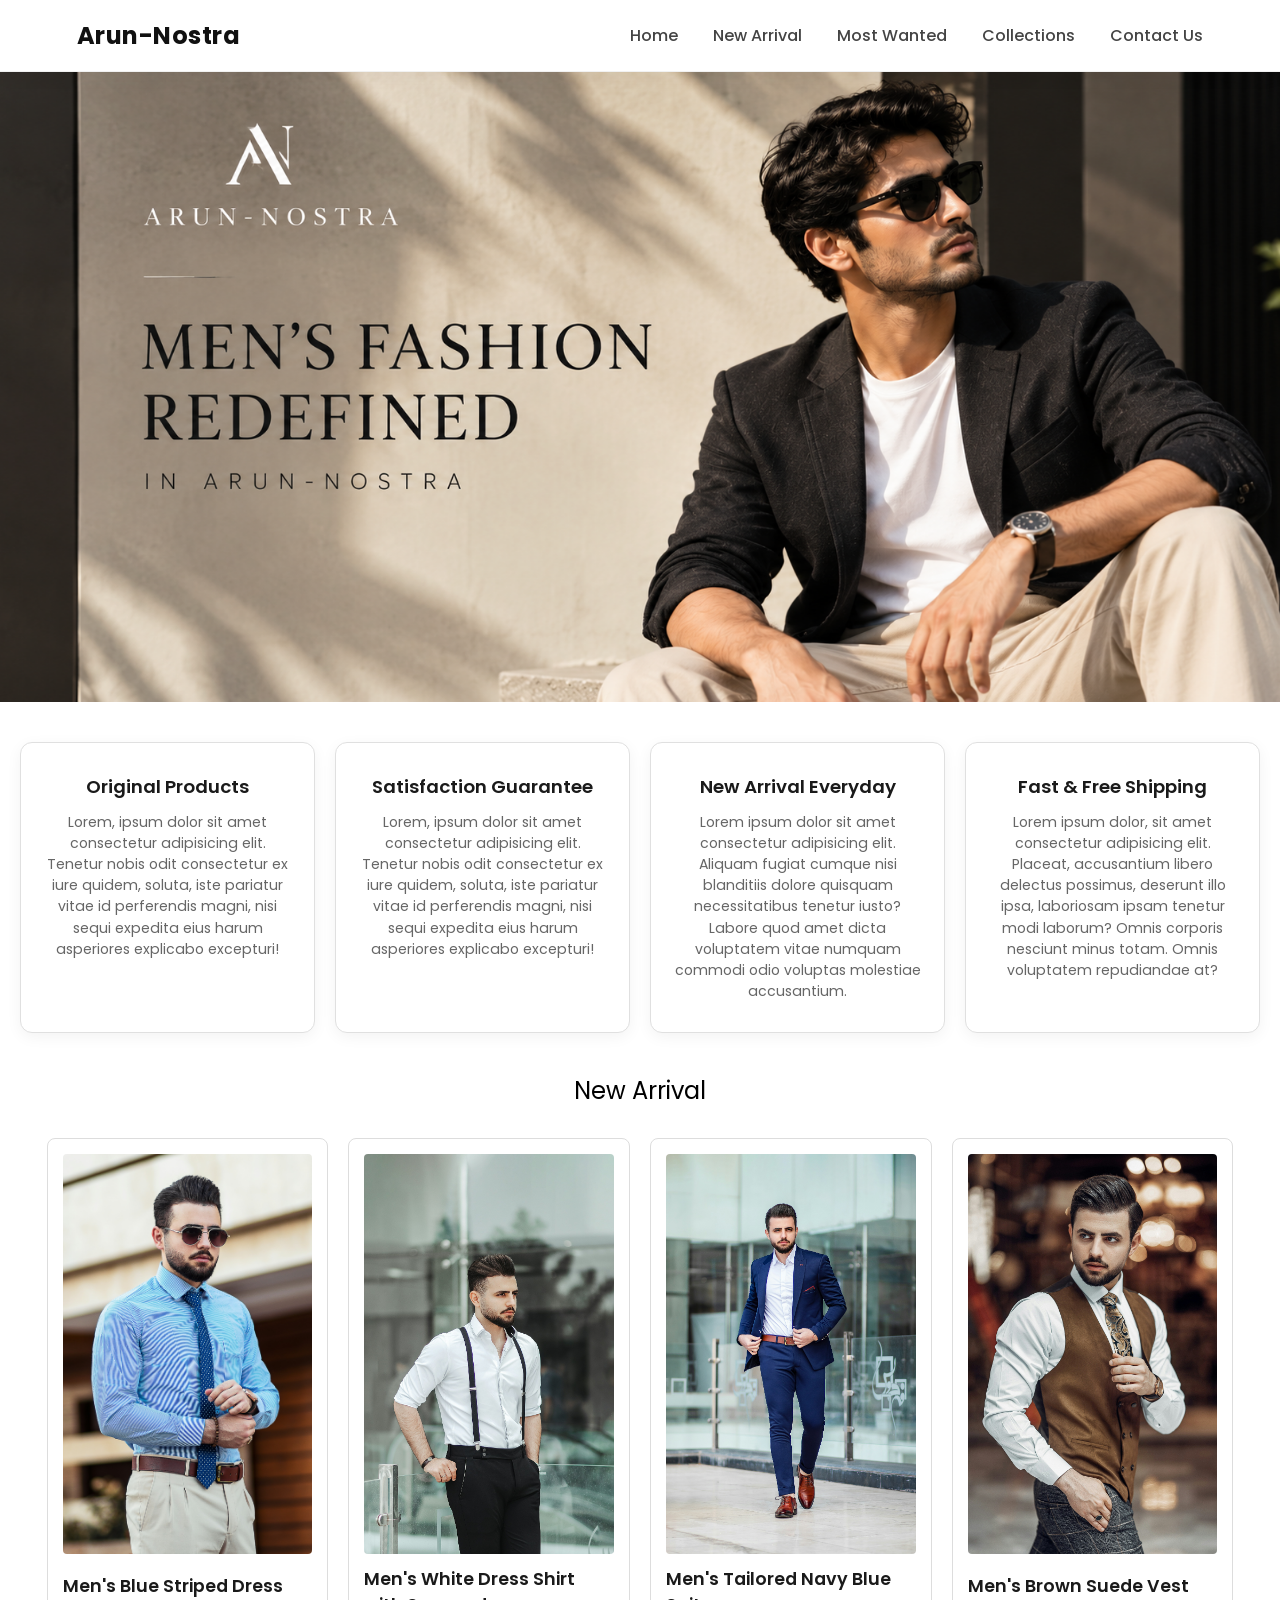
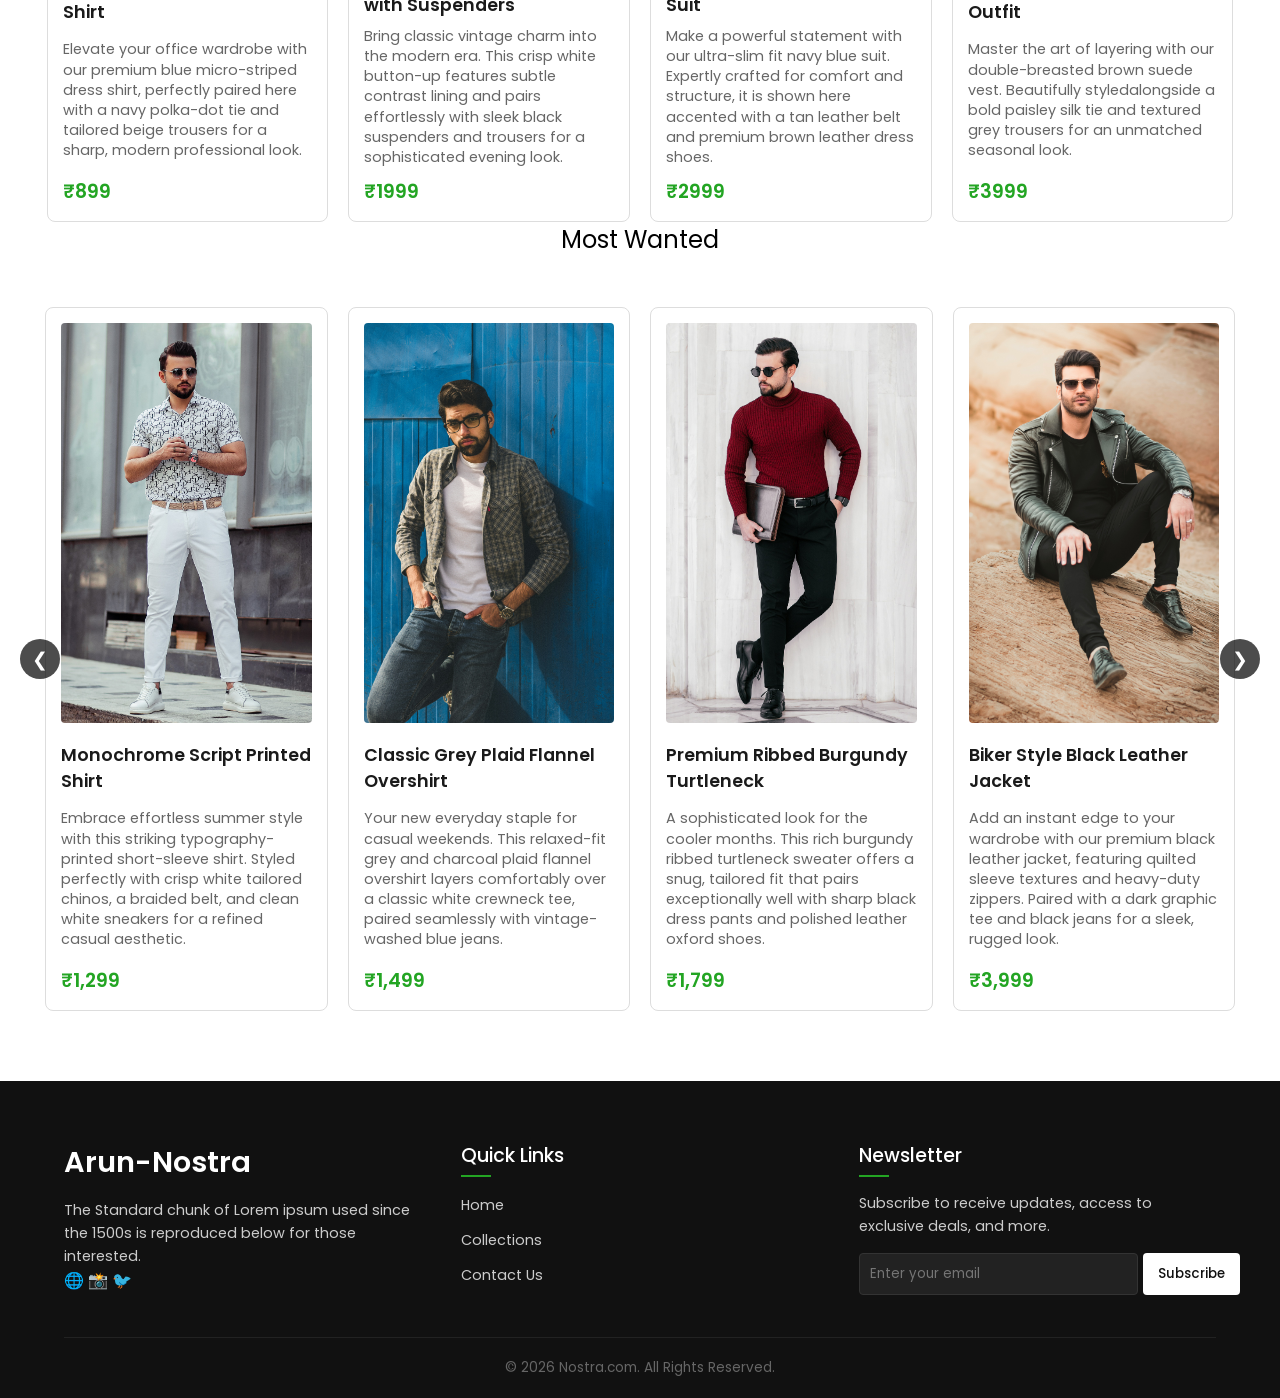
<file: index.html>
<!DOCTYPE html>
<html lang="en">

<head>
    <meta charset="UTF-8">
    <meta name="viewport" content="width=device-width, initial-scale=1.0">
    <title>Arun-Nostra-E-commerce Website</title>
    <link rel="preconnect" href="https://fonts.googleapis.com">
    <link rel="preconnect" href="https://fonts.gstatic.com" crossorigin>
    <link href="https://fonts.googleapis.com/css2?family=Poppins:ital,wght@400;1&display=swap" rel="stylesheet">
    <link rel="stylesheet" href="style.css">
</head>

<body>
    <nav class="navbar">
        <h1>Arun-Nostra</h1>
        <div class="menu-toggle">
            <span>☰</span>
        </div>
        <ul class="nav-links">
            <li><a href="index.html">Home</a></li>
            <li><a href="#new-arrival">New Arrival</a></li>
            <li><a href="#most-wanted">Most Wanted</a></li>
            <li><a href="collections.html">Collections</a></li>
            <li><a href="contact.html">Contact Us</a></li>

        </ul>
    </nav>
    <main>
        <section class="hero">
            <img src="./images/banner img/b1.png"alt="Summer Collection Banner" class="hero-bg-img desktop-banner">
             <img src="./images/banner img/b2.png"alt="Summer Collection Banner" class="hero-bg-img mobile-banner">
            <a href="collections.html" class="hero-btn">Shop Now</a>
        </section>

        <section class="features">
            <div class="features-box">
                <h3>Original Products</h3>
                <p>Lorem, ipsum dolor sit amet consectetur adipisicing elit. Tenetur nobis odit consectetur ex iure
                    quidem, soluta, iste pariatur vitae id perferendis magni, nisi sequi expedita eius harum asperiores
                    explicabo excepturi!</p>
            </div>
            <div class="features-box">
                <h3>Satisfaction Guarantee</h3>
                <p>Lorem, ipsum dolor sit amet consectetur adipisicing elit. Tenetur nobis odit consectetur ex iure
                    quidem, soluta, iste pariatur vitae id perferendis magni, nisi sequi expedita eius harum
                    asperiores explicabo excepturi!</p>
            </div>
            <div class="features-box">
                <h3>New Arrival Everyday</h3>
                <p>Lorem ipsum dolor sit amet consectetur adipisicing elit. Aliquam fugiat cumque nisi blanditiis dolore
                    quisquam necessitatibus tenetur iusto? Labore quod amet dicta voluptatem vitae numquam commodi odio
                    voluptas molestiae accusantium.</p>
            </div>
            <div class="features-box">
                <h3>Fast & Free Shipping</h3>
                <p>Lorem ipsum dolor, sit amet consectetur adipisicing elit. Placeat, accusantium libero delectus
                    possimus, deserunt illo ipsa, laboriosam ipsam tenetur modi laborum? Omnis corporis nesciunt minus
                    totam. Omnis voluptatem repudiandae at?</p>
            </div>

        </section>

        <section id="new-arrival" class="product-section">

            <h2>New Arrival</h2>

            <div class="product-container">
                <div class="product-card">
                    <img src="./images/New arrival/na1.jpg" alt="Men's Blue Striped Dress Shirt" width="400">
                    <h3>Men's Blue Striped Dress Shirt</h3>
                    <p>Elevate your office wardrobe with our premium blue micro-striped dress shirt, perfectly paired
                        here with a navy polka-dot tie and tailored beige trousers for a sharp, modern professional
                        look.</p>
                    <p class="price">₹899</p>
                </div>

                <div class="product-card">
                    <img src="./images/New arrival/na2.jpg" alt="Men's White Dress Shirt with Suspenders">
                    <h3>Men's White Dress Shirt with Suspenders</h3>
                    <p>Bring classic vintage charm into the modern era. This crisp white button-up features subtle
                        contrast lining and pairs effortlessly with sleek black suspenders and trousers for a
                        sophisticated evening look.</p>
                    <p class="price">₹1999</p>
                </div>
                <div class="product-card">
                    <img src="./images/New arrival/na3.jpg" alt="Men's Tailored Navy Blue Suit">
                    <h3>Men's Tailored Navy Blue Suit</h3>
                    <p> Make a powerful statement with our ultra-slim fit navy blue suit. Expertly crafted for comfort
                        and structure, it is shown here accented with a tan leather belt and premium brown leather dress
                        shoes.</p>
                    <p class="price">₹2999</p>
                </div>
                <div class="product-card">
                    <img src="./images/New arrival/na4.jpg" alt="Men's Brown Suede Vest Outfit">
                    <h3>Men's Brown Suede Vest Outfit</h3>
                    <p> Master the art of layering with our double-breasted brown suede vest. Beautifully styledalongside a bold paisley silk tie and textured grey trousers for an unmatched seasonal look.</p>
                    <p class="price">₹3999</p>
                </div>
            </div>


        </section>

<section id="most-wanted" class="product-section">

            <h2>Most Wanted</h2>
            <div class="slider-wrapper">

        <button class="slide-arrow" id="slide-arrow-left">❮</button>
     
        <button class="slide-arrow" id="slide-arrow-right">❯</button>

            <div class="product-container" id="most-wanted-container">
                <!-- Card 1 -->
                <div class="product-card">
                    <img src="./images/mostwanted/m1.jpg" alt="Men's Sleek Monochrome Suit Set" width="400">
                    <h3>Men's Sleek Monochrome Suit Set</h3>
                    <p>Command the room in this ultra-sharp monochrome ensemble. Featuring a tailored black blazer,
                        matching slim-fit trousers, and a crisp black button-down shirt finished with a contrasting
                        pocket square for absolute sophistication.</p>
                    <p class="price">₹4,499</p>
                </div>

                <!-- Card 2 -->
                <div class="product-card">
                    <img src="./images/mostwanted/m2.jpg" alt="Men's Urban Tan Casual Jacket" width="400">
                    <h3>Men's Urban Tan Casual Jacket</h3>
                    <p>Master casual layering with this modern streetwear look. The smooth tan lightweight shirt jacket
                        pairs effortlessly over a deep navy button-up and slim blue denim, grounded with premium brown
                        suede Chelsea boots.</p>
                    <p class="price">₹2,199</p>
                </div>

                <!-- Card 3 -->
                <div class="product-card">
                    <img src="./images/mostwanted/m3.jpg" alt="Monochrome Script Printed Shirt" width="400">
                    <h3>Monochrome Script Printed Shirt</h3>
                    <p>Embrace effortless summer style with this striking typography-printed short-sleeve shirt. Styled
                        perfectly with crisp white tailored chinos, a braided belt, and clean white sneakers for a
                        refined casual aesthetic.</p>
                    <p class="price">₹1,299</p>
                </div>

                <!-- Card 4 -->
                <div class="product-card">
                  <img src="./images/mostwanted/m4.jpg" alt="Classic Grey Plaid Flannel Overshirt" width="400">
                    <h3>Classic Grey Plaid Flannel Overshirt</h3>
                    <p>Your new everyday staple for casual weekends. This relaxed-fit grey and charcoal plaid flannel
                        overshirt layers comfortably over a classic white crewneck tee, paired seamlessly with
                        vintage-washed blue jeans.</p>
                    <p class="price">₹1,499</p>
                </div>

                <div class="product-card">
                  <img src="./images/mostwanted/m5.jpg" alt="Classic Grey Plaid Flannel Overshirt" width="400">
                    <h3>Premium Ribbed Burgundy Turtleneck</h3>
                    <p>A sophisticated look for the cooler months. This rich burgundy ribbed turtleneck sweater offers a
                        snug, tailored fit that pairs exceptionally well with sharp black dress pants and polished
                        leather oxford shoes.</p>
                    <p class="price">₹1,799</p>
                </div>

                <div class="product-card">
                  <img src="./images/mostwanted/m6.jpg" alt="Classic Grey Plaid Flannel Overshirt" width="400">
                    <h3>Biker Style Black Leather Jacket</h3>
                    <p>Add an instant edge to your wardrobe with our premium black leather jacket, featuring quilted
                        sleeve textures and heavy-duty zippers. Paired with a dark graphic tee and black jeans for a
                        sleek, rugged look.</p>
                    <p class="price">₹3,999</p>
                </div>

                <div class="product-card">
                  <img src="./images/mostwanted/m7.jpg" alt="Classic Grey Plaid Flannel Overshirt" width="400">
                    <h3>Vintage Mustard Corduroy Shirt</h3>
                    <p>Infuse rich texture into your casual wear. This short-sleeve corduroy button-up shirt in a warm
                        mustard hue features dual chest pockets, worn open over a white tee and paired with relaxed
                        beige trousers.</p>
                    <p class="price">₹1,399</p>
                </div>

                <div class="product-card">
                  <img src="./images/mostwanted/m8.jpg" alt="Classic Grey Plaid Flannel Overshirt" width="400">
                    <h3>Executive Tailored Black Blazer</h3>
                    <p>The ultimate evening essentials kit. A structured black formal suit jacket cut in a modern slim
                        profile, layered over a pristine white dress shirt and accented with subtle red contrast
                        stitching details on the lapel buttonhole.</p>
                    <p class="price">₹4,299</p>
                </div>
            </div>

</section>



       
    </main>

    <footer>
        <div class="footer-container">
           
            <div class="footer-row">
                <h2>Arun-Nostra</h2>
                <p>The Standard chunk of Lorem ipsum used since the 1500s is reproduced below for those interested.</p>
                <div class="footer-socials">
                    <span>🌐</span> <span>📸</span> <span>🐦</span>
                </div>
            </div>

            <div class="footer-row">
                <h3>Quick Links</h3>
                <ul>
                    <li><a href="index.html">Home</a></li>
                    <li><a href="collections.html">Collections</a></li>
                    <li><a href="contact.html">Contact Us</a></li>
                </ul>
            </div>

            <div class="footer-row">
                <h3>Newsletter</h3>
                <p>Subscribe to receive updates, access to exclusive deals, and more.</p>
                <div class="footer-subscribe">
                    <input type="email" placeholder="Enter your email">
                    <button>Subscribe</button>
                </div>
            </div>
        </div>
        
        <div class="footer-bottom">
            <p>&copy; 2026 Nostra.com. All Rights Reserved.</p>
        </div>
    </footer>
    <script src="script.js"></script>
</body>

</html>
</file>
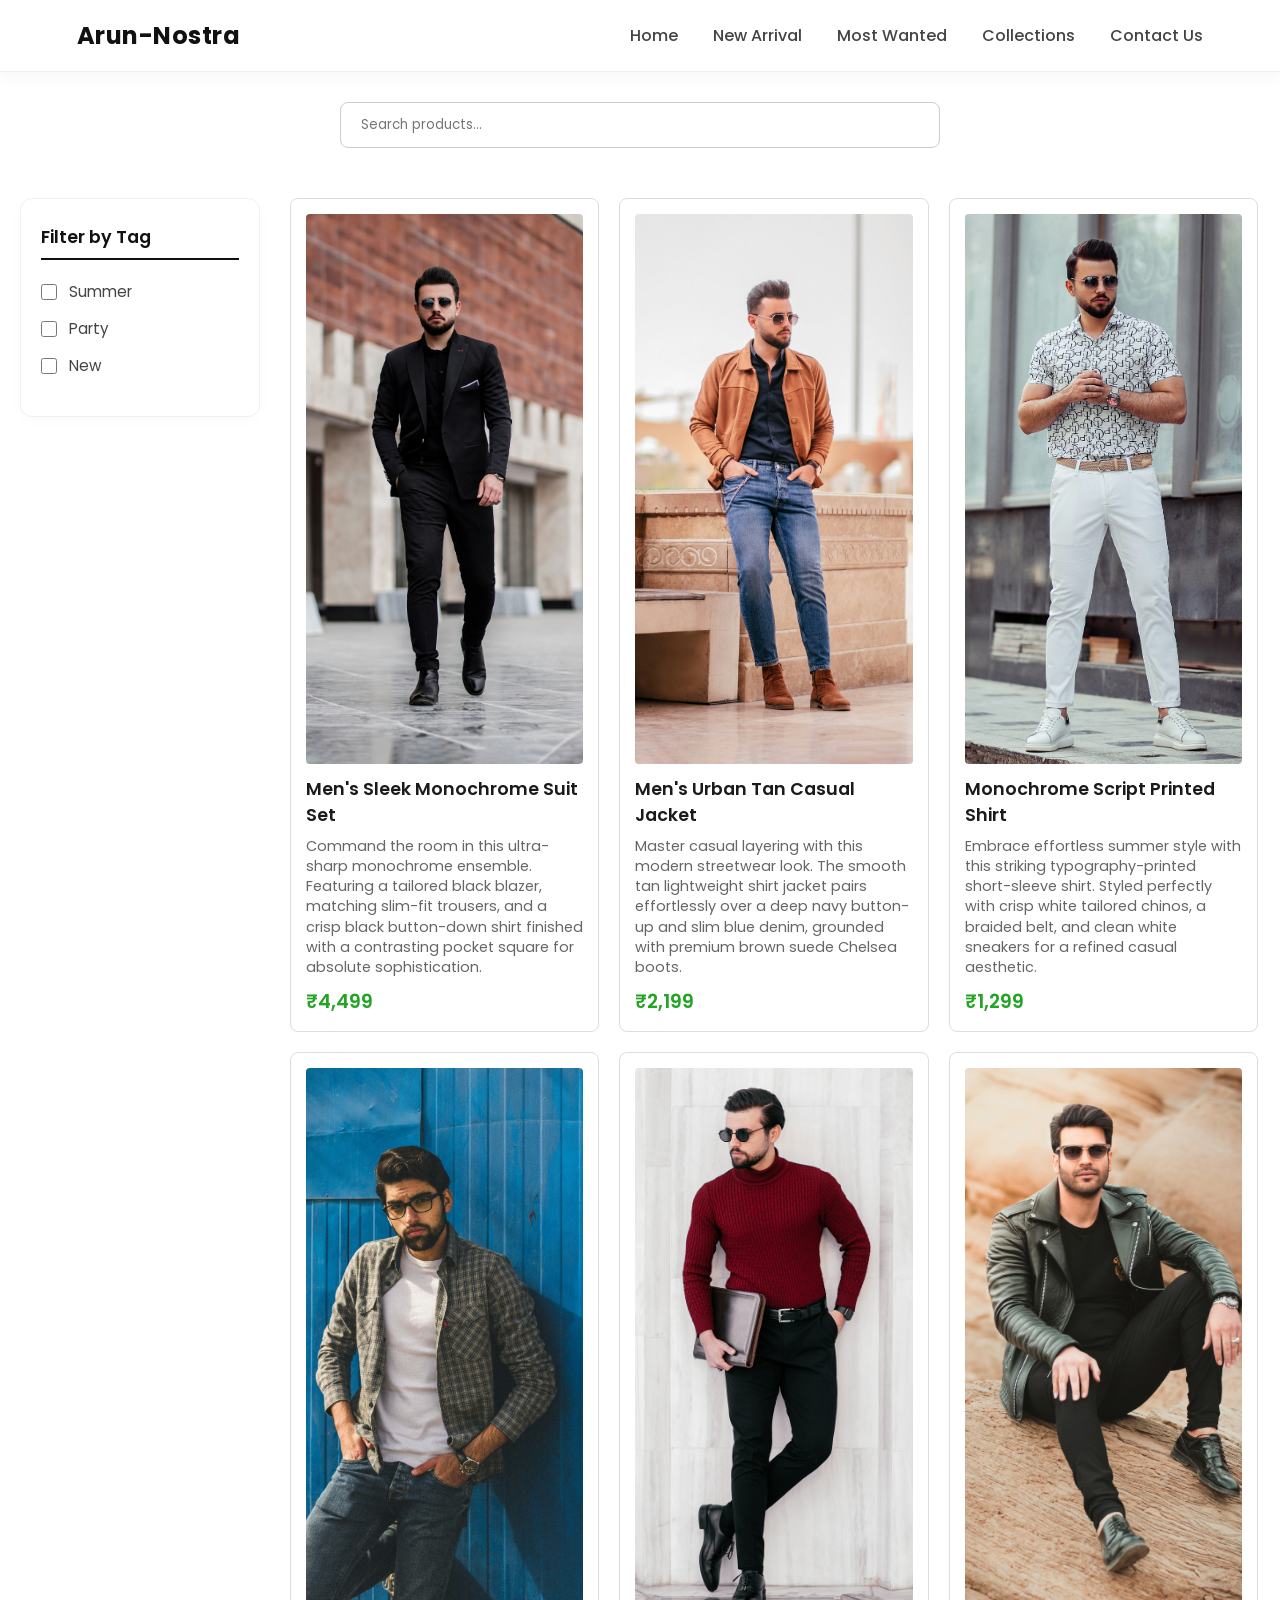
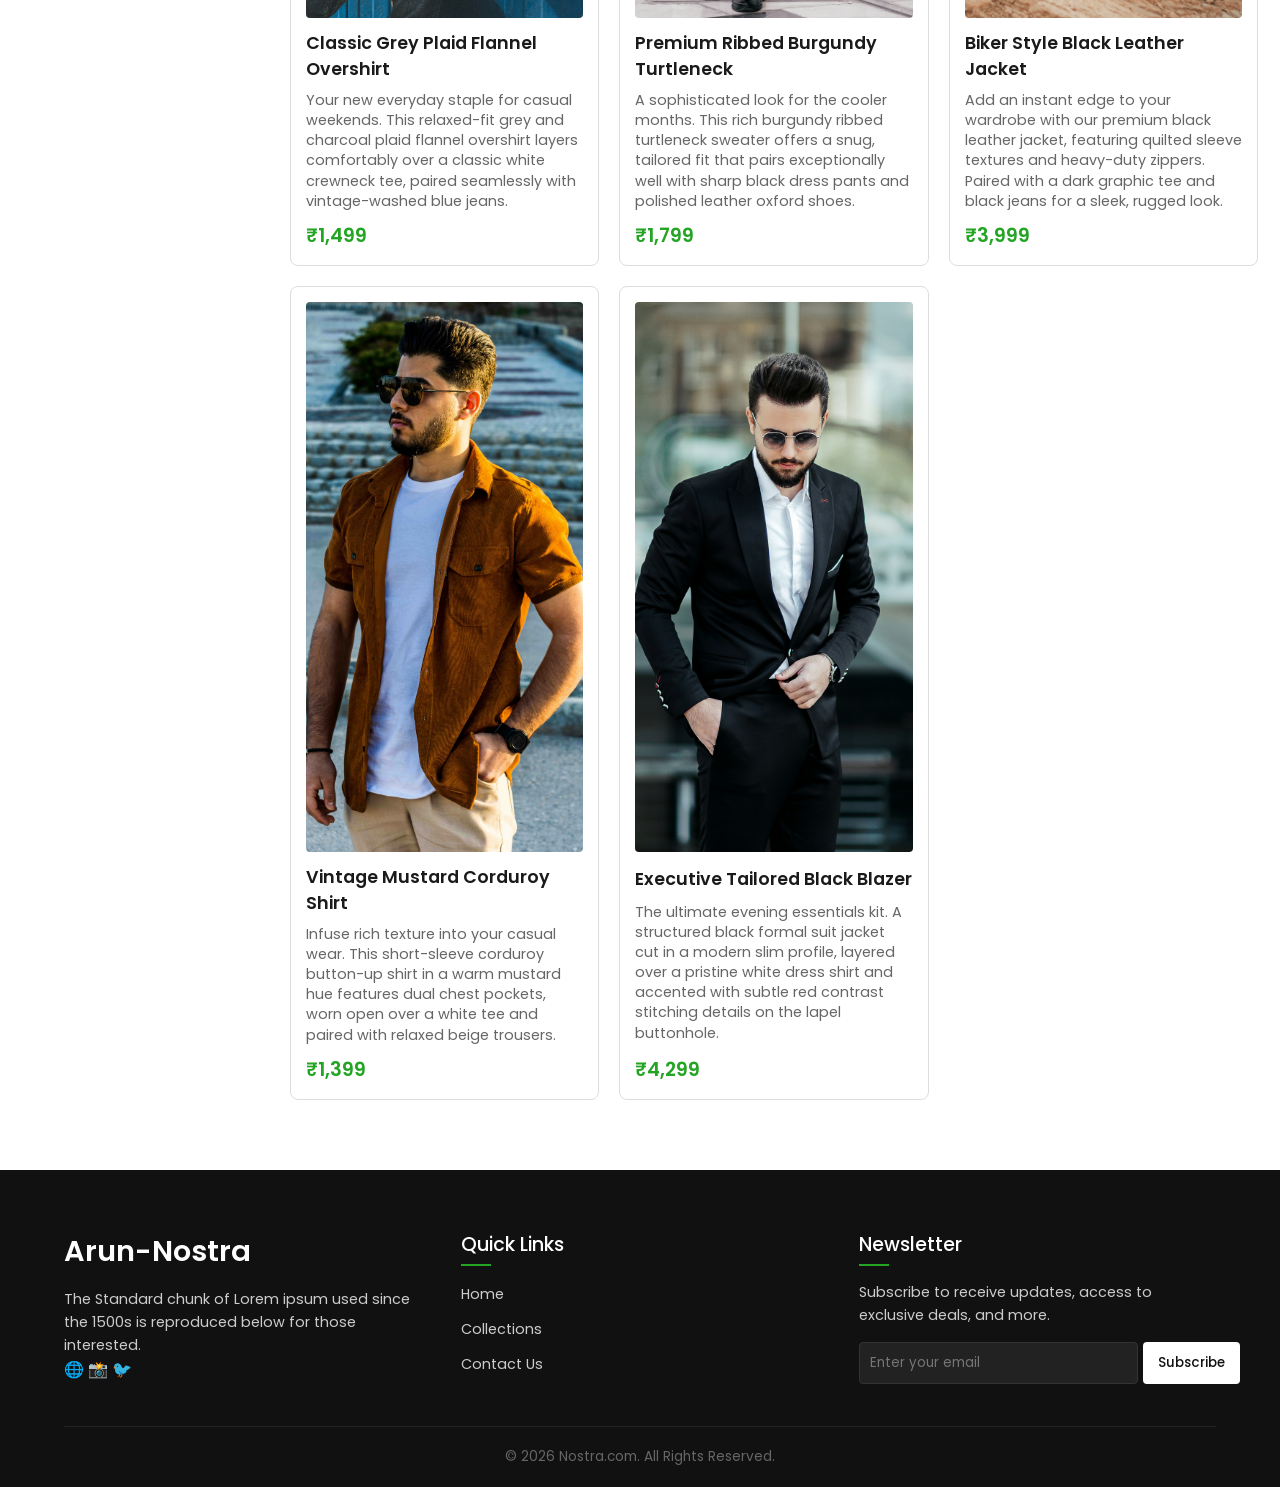
<file: collections.html>
<!DOCTYPE html>
<html lang="en">

<head>
    <meta charset="UTF-8">
    <meta name="viewport" content="width=device-width, initial-scale=1.0">
    <title>Arun-Nostra-E-commerce Website</title>
    <link rel="preconnect" href="https://fonts.googleapis.com">
    <link rel="preconnect" href="https://fonts.gstatic.com" crossorigin>
    <link href="https://fonts.googleapis.com/css2?family=Poppins:ital,wght@400;1&display=swap" rel="stylesheet">
    <link rel="stylesheet" href="style.css">
</head>

<body>
    <nav class="navbar">
        <h1>Arun-Nostra</h1>
        <div class="menu-toggle">
            <span>☰</span>
        </div>
        <ul class="nav-links">
            <li><a href="index.html">Home</a></li>
            <li><a href="index.html#new-arrival">New Arrival</a></li>
            <li><a href="index.html#most-wanted">Most Wanted</a></li>
            <li><a href="collections.html">Collections</a></li>
            <li><a href="contact.html">Contact Us</a></li>

        </ul>
    </nav>
    <main>
        <section class="search-section">
            <input type="text" id="search-input" placeholder="Search products...">
        </section>

        <section class="store-container">
            <aside class="filter-sidebar">
                <h3>Filter by Tag</h3>
                <label><input type="checkbox" class="filter-check" value="summer"> Summer</label>
                <label><input type="checkbox" class="filter-check" value="party"> Party</label>
                <label><input type="checkbox" class="filter-check" value="new"> New</label>
            </aside>
            <div class="product-grid">
                <div class="collection-grid" data-tags="party">
                    <img src="./images/collections/c1.jpg" alt="Men's Sleek Monochrome Suit Set" width="400">
                    <h3>Men's Sleek Monochrome Suit Set</h3>
                    <p>Command the room in this ultra-sharp monochrome ensemble. Featuring a tailored black blazer,
                        matching slim-fit trousers, and a crisp black button-down shirt finished with a contrasting
                        pocket square for absolute sophistication.</p>
                    <p class="price">₹4,499</p>
                </div>

                <div class="collection-grid" data-tags="summer">
                    <img src="./images/collections/c2.jpg" alt="Men's Urban Tan Casual Jacket" width="400">
                    <h3>Men's Urban Tan Casual Jacket</h3>
                    <p>Master casual layering with this modern streetwear look. The smooth tan lightweight shirt jacket
                        pairs effortlessly over a deep navy button-up and slim blue denim, grounded with premium brown
                        suede Chelsea boots.</p>
                    <p class="price">₹2,199</p>
                </div>
                <div class="collection-grid"  data-tags="new">
                    <img src="./images/collections/c3.jpg" alt="Monochrome Script Printed Shirt" width="400">
                    <h3>Monochrome Script Printed Shirt</h3>
                    <p>Embrace effortless summer style with this striking typography-printed short-sleeve shirt. Styled
                        perfectly with crisp white tailored chinos, a braided belt, and clean white sneakers for a
                        refined casual aesthetic.</p>
                    <p class="price">₹1,299</p>
                </div>
                <div class="collection-grid"  data-tags="summer">
                    <img src="./images/collections/c4.jpg" alt="Classic Grey Plaid Flannel Overshirt" width="400">
                    <h3>Classic Grey Plaid Flannel Overshirt</h3>
                    <p>Your new everyday staple for casual weekends. This relaxed-fit grey and charcoal plaid flannel
                        overshirt layers comfortably over a classic white crewneck tee, paired seamlessly with
                        vintage-washed blue jeans.</p>
                    <p class="price">₹1,499</p>
                </div>

                <div class="collection-grid"  data-tags="party">
                    <img src="./images/collections/c5.jpg" alt="Premium Ribbed Burgundy Turtleneck" width="400">
                    <h3>Premium Ribbed Burgundy Turtleneck</h3>
                    <p>A sophisticated look for the cooler months. This rich burgundy ribbed turtleneck sweater offers a
                        snug, tailored fit that pairs exceptionally well with sharp black dress pants and polished
                        leather oxford shoes.</p>
                    <p class="price">₹1,799</p>
                </div>

                <div class="collection-grid"  data-tags="new">
                    <img src="./images/collections/c6.jpg" alt="Biker Style Black Leather Jacket" width="400">
                    <h3>Biker Style Black Leather Jacket</h3>
                    <p>Add an instant edge to your wardrobe with our premium black leather jacket, featuring quilted
                        sleeve textures and heavy-duty zippers. Paired with a dark graphic tee and black jeans for a
                        sleek, rugged look.</p>
                    <p class="price">₹3,999</p>
                </div>

                <div class="collection-grid" data-tags="summer">
                    <img src="./images/collections/c7.jpg" alt="Vintage Mustard Corduroy Shirt" width="400">
                    <h3>Vintage Mustard Corduroy Shirt</h3>
                    <p>Infuse rich texture into your casual wear. This short-sleeve corduroy button-up shirt in a warm
                        mustard hue features dual chest pockets, worn open over a white tee and paired with relaxed
                        beige trousers.</p>
                    <p class="price">₹1,399</p>
                </div>

                <div class="collection-grid"  data-tags="party">
                    <img src="./images/collections/c8.jpg" alt="Executive Tailored Black Blazer" width="400">
                    <h3>Executive Tailored Black Blazer</h3>
                    <p>The ultimate evening essentials kit. A structured black formal suit jacket cut in a modern slim
                        profile, layered over a pristine white dress shirt and accented with subtle red contrast
                        stitching details on the lapel buttonhole.</p>
                    <p class="price">₹4,299</p>
                </div>
            </div>

        </section>



    </main>

    <footer>
        <div class="footer-container">
            <div class="footer-row">
                <h2>Arun-Nostra</h2>
                <p>The Standard chunk of Lorem ipsum used since the 1500s is reproduced below for those interested.</p>
                <div class="footer-socials">
                    <span>🌐</span> <span>📸</span> <span>🐦</span>
                </div>
            </div>

      
            <div class="footer-row">
                <h3>Quick Links</h3>
                <ul>
                    <li><a href="index.html">Home</a></li>
                    <li><a href="collections.html">Collections</a></li>
                    <li><a href="contact.html">Contact Us</a></li>
                </ul>
            </div>

        
            <div class="footer-row">
                <h3>Newsletter</h3>
                <p>Subscribe to receive updates, access to exclusive deals, and more.</p>
                <div class="footer-subscribe">
                    <input type="email" placeholder="Enter your email">
                    <button>Subscribe</button>
                </div>
            </div>
        </div>

        <div class="footer-bottom">
            <p>&copy; 2026 Nostra.com. All Rights Reserved.</p>
        </div>
    </footer>
    <script src="script.js"></script>
</body>

</html>
</file>
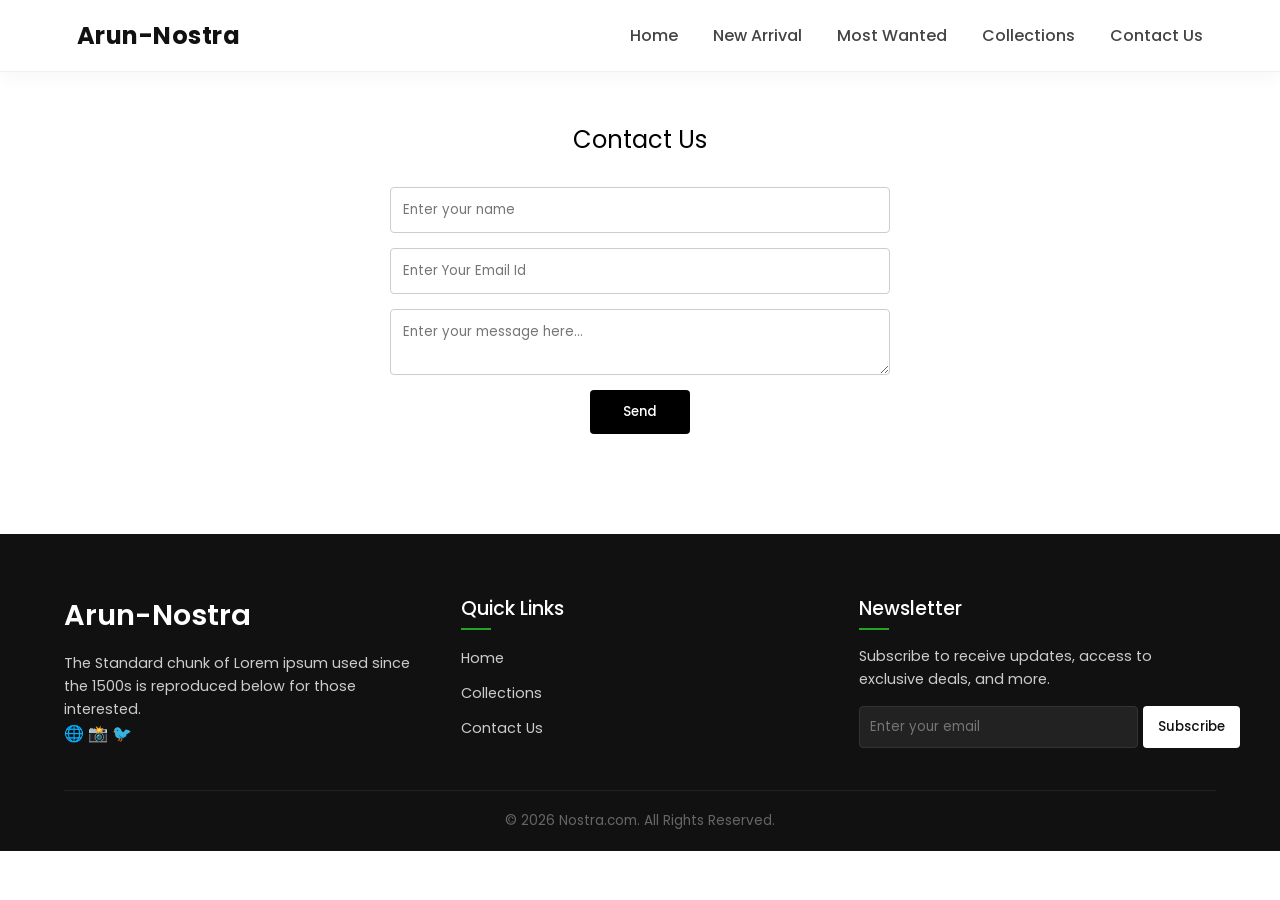
<file: contact.html>
<!DOCTYPE html>
<html lang="en">

<head>
    <meta charset="UTF-8">
    <meta name="viewport" content="width=device-width, initial-scale=1.0">
    <title>Arun-Nostra-E-commerce Website</title>
    <link rel="preconnect" href="https://fonts.googleapis.com">
    <link rel="preconnect" href="https://fonts.gstatic.com" crossorigin>
    <link href="https://fonts.googleapis.com/css2?family=Poppins:ital,wght@400;1&display=swap" rel="stylesheet">
    <link rel="stylesheet" href="style.css">
</head>

<body>
    <nav class="navbar">
        <h1>Arun-Nostra</h1>
        <div class="menu-toggle">
            <span>☰</span>
        </div>
        <ul class="nav-links">
            <li><a href="index.html">Home</a></li>
            <li><a href="index.html#new-arrival">New Arrival</a></li>
            <li><a href="index.html#most-wanted">Most Wanted</a></li>
            <li><a href="collections.html">Collections</a></li>
            <li><a href="contact.html">Contact Us</a></li>

        </ul>
    </nav>
    <main>
        <section class="contact-section">
        <h2>Contact Us</h2>
        <form class="contact-form">
            <input type="text" placeholder="Enter your name">
            <input type="email" placeholder="Enter Your Email Id">
            <textarea placeholder="Enter your message here..."></textarea>
            <button type="submit">Send</button>
        </form>

        </section>
    
    </main>

   <footer>
        <div class="footer-container">
            <div class="footer-row">
                <h2>Arun-Nostra</h2>
                <p>The Standard chunk of Lorem ipsum used since the 1500s is reproduced below for those interested.</p>
                <div class="footer-socials">
                    <span>🌐</span> <span>📸</span> <span>🐦</span>
                </div>
            </div>

            <div class="footer-row">
                <h3>Quick Links</h3>
                <ul>
                    <li><a href="index.html">Home</a></li>
                    <li><a href="collections.html">Collections</a></li>
                    <li><a href="contact.html">Contact Us</a></li>
                </ul>
            </div>

            <div class="footer-row">
                <h3>Newsletter</h3>
                <p>Subscribe to receive updates, access to exclusive deals, and more.</p>
                <div class="footer-subscribe">
                    <input type="email" placeholder="Enter your email">
                    <button>Subscribe</button>
                </div>
            </div>
        </div>
        
        <div class="footer-bottom">
            <p>&copy; 2026 Nostra.com. All Rights Reserved.</p>
        </div>
    </footer>
    <script src="script.js"></script>
</body>

</html>
</file>
<file: style.css>
* {
    margin: 0;
    padding: 0;
    box-sizing: border-box;
    font-family: "Poppins", sans-serif;
    font-weight: 400;
}
.navbar {
    display: flex;
    justify-content: space-between;
    align-items: center;
    padding: 18px 6%;             
    position: sticky;              
    top: 0;
    background-color: #ffffff;
    z-index: 2000;                
    
    /* Luxury drop separation shadow */
    box-shadow: 0px 4px 20px rgba(0, 0, 0, 0.04); 
    border-bottom: 1px solid #f1f1f1;
}

.navbar h1 {
    font-size: 1.5rem;
    font-weight: 700;
    letter-spacing: 0.5px;        
    color: #111111;
}

.nav-links {
    display: flex;
    list-style: none;
    gap: 35px;                    
    align-items: center;
}


.nav-links a {
    text-decoration: none;
    color: #444444;                
    font-weight: 500;
    position: relative;            
    padding: 6px 0;
    transition: color 0.3s ease;   
}

/* Color reaction on hover state */
.nav-links a:hover {
    color: rgb(35, 165, 35);       
}


.nav-links a::after {
    content: '';
    position: absolute;
    bottom: 0;
    left: 0;
    width: 0%;          
    height: 2px;
    background-color: rgb(35, 165, 35); 
    transition: width 0.3s ease;   
}

.nav-links a:hover::after {
    width: 100%;                   
}
.menu-toggle {
    display: none;

}

.hero {
    position: relative;
    width: 100%;
    min-height: 70vh;
    overflow: hidden; 
    display: flex;
    justify-content: flex-start;
    align-items: center;
    padding: 0 5%;
}

.hero-bg-img {
    position: absolute;
    top: 0;
    left: 0;
    width: 100%;
    height: 100%;
    object-fit: cover; 
    z-index: 1;        
}

.hero-content p {
    font-size: 1.1rem;
    margin-bottom: 25px;
    text-shadow: 1px 1px 5px rgba(0, 0, 0, 0.7);
}

.mobile-banner {
    display: none;
}

.desktop-banner {
    display: block;
}
.hero-btn {
    text-decoration: none;
    background-color: black;
    color: white;
    padding: 12px 24px;
    border-radius: 4px;
    transition: 0.3s;
}

.hero-btn:hover {
    background-color: rgb(35, 165, 35);
}

.features {
    display: flex;
    gap: 20px;
    padding: 40px 20px;
    flex-wrap: wrap;
}

.features-box {
   background-color: #ffffff;  
    border: 1px solid #e0e0e0;    
    border-radius: 12px;        
    flex: 1;
    min-width: 220px;            
    padding: 30px 20px;           
    text-align: center;            
    
    box-shadow: 0px 4px 15px rgba(0, 0, 0, 0.05); 
    
    transition: transform 0.3s ease, box-shadow 0.3s ease; 
}
.features-box:hover {
    transform: translateY(-8px);    
    box-shadow: 0px 10px 25px rgba(0, 0, 0, 0.1); 
    border-color: rgb(35, 165, 35); 
}
.features-box h3 {
    font-size: 1.15rem;
    font-weight: 600;
    color: #1a1a1a;
    margin-bottom: 12px;          
}

.features-box p {
    font-size: 0.88rem;
    color: #666666;                 
    line-height: 1.5;
}
.product-section h2 {
    text-align: center;
    margin-bottom: 30px;
}

.product-container {
    display: flex;
    flex-wrap: wrap;
    justify-content: center;
    gap: 20px;
    
}

.product-card {
    width: 22%;
    border: solid 1px #ddd;
    padding: 15px;
    border-radius: 8px;
    display: flex;
    flex-direction: column;
    justify-content: space-between;
}
.product-card h3 {
    font-size: 1.1rem;
    font-weight: 600;
    color: #1a1a1a;
    margin-bottom: 8px;
}

.product-card p {
    font-size: 0.9rem;
    color: #666666;
    margin-bottom: 12px;
    line-height: 1.4;
}

.product-card .price {
    font-size: 1.2rem;      
    font-weight: 600;        
    color: rgb(35, 165, 35); 
    margin-bottom: 0;        
}

.product-card img {
    width: 100%;
    height: 400px;
    object-fit: cover;
    border-radius: 4px;
    margin-bottom: 12px;
}

.contact-section {
    padding: 50px 20px;
}

.contact-section h2 {
    text-align: center;
    margin-bottom: 30px;
}

.contact-form {
    display: flex;
    flex-direction: column;
    max-width: 500px;
    margin: 0 auto;
    gap: 15px;
}

.contact-form textarea {
    padding: 12px;
    border: solid 1px #ccc;
    border-radius: 4px;
}

.contact-form button {
    background-color: black;
    color: white;
    border: none;
    border-radius: 4px;
    cursor: pointer;
    padding: 12px;
    font-weight: 500;
    transition: 0.3s;
    width: 100px;
    align-self: center;
}

.contact-form input,
.contact-form textarea {
    padding: 12px;
    border: solid 1px #ccc;
    border-radius: 4px;
    font-family: inherit;
}

.contact-form button:hover {
    background-color: rgb(35, 165, 35);
   
}

.search-section {
    padding: 30px 20px;
    text-align: center;
}

#search-input {
    max-width: 600px;
    width: 100%;
    border: 1px solid #ccc;
    padding: 12px 20px;
    border-radius: 8px;
    font-family: inherit;
    outline: none;
}

.store-container {
    display: flex;
    padding: 20px;
    gap: 30px;
}

.filter-sidebar {
    flex: 0 0 240px;
    background-color: #ffffff;
    border: 1px solid #eef0f2;
    border-radius: 12px;
    padding: 25px 20px;
   
    box-shadow: 0px 4px 15px rgba(0, 0, 0, 0.02);
    align-self: flex-start; 
}

.filter-sidebar label {
  display: flex;             
    align-items: center;     
    gap: 12px;                
    margin-bottom: 14px;     
    font-size: 0.95rem;
    color: #444444;          
    cursor: pointer;
    transition: color 0.2s ease;
}
.filter-sidebar label:hover {
    color: rgb(35, 165, 35);
}

.filter-check {
    width: 16px;
    height: 16px;
    cursor: pointer;
    accent-color: rgb(35, 165, 35);
}
.filter-sidebar h3 {
    font-size: 1.1rem;
    font-weight: 600;
    color: #111111;
    margin-bottom: 20px;
    padding-bottom: 8px;
    border-bottom: 2px solid #111111; 
}

.product-grid {
    display: flex;
    flex-wrap: wrap;
    gap: 20px;
    flex: 1;
}

.collection-grid {
    width: calc(33.33% - 14px);
    border: solid 1px #ddd;
    padding: 15px;
    border-radius: 8px;
    display: flex;
    flex-direction: column;
    justify-content: space-between;
}

.collection-grid img {
    width: 100%;
    height: 550px;
    object-fit: cover;
    border-radius: 4px;
    margin-bottom: 12px;
}

.collection-grid  h3 {
    font-size: 1.1rem;
    font-weight: 600;
    color: #1a1a1a;
    margin-bottom: 8px;
}

.collection-grid p {
    font-size: 0.9rem;
    color: #666666;
    margin-bottom: 12px;
    line-height: 1.4;
}

.collection-grid  .price {
    font-size: 1.2rem;      
    font-weight: 600;        
    color: rgb(35, 165, 35); 
    margin-bottom: 0;        
}
footer {
    background-color: #111111;
    color: #ffffff;
    padding: 60px 5% 20px 5%;
    margin-top: 50px;
}

.footer-container {
    display: flex;
    justify-content: space-between;
    flex-wrap: wrap;
    gap: 40px;
    padding-bottom: 40px;
    border-bottom: 1px solid #222222; 
}

.footer-row {
    flex: 1;
    min-width: 250px;
}

.footer-row h2 {
    font-size: 1.8rem;
    margin-bottom: 15px;
    font-weight: 600;
}

.footer-row h3 {
    font-size: 1.2rem;
    margin-bottom: 15px;
    font-weight: 500;
    position: relative;
}

.footer-row h3::after {
    content: '';
    display: block;
    width: 30px;
    height: 2px;
    background-color: rgb(35, 165, 35); 
    margin-top: 5px;
}

.footer-row p {
    color: #cccccc;
    font-size: 0.9rem;
    line-height: 1.6;
}

.footer-row ul {
    list-style: none;
}

.footer-row ul li {
    margin-bottom: 10px;
}

.footer-row ul li a {
    color: #cccccc;
    text-decoration: none;
    font-size: 0.9rem;
    transition: 0.3s;
}

.footer-row ul li a:hover {
    color: rgb(35, 165, 35); 
    padding-left: 5px;      
}

.footer-subscribe {
    display: flex;
    margin-top: 15px;
    gap: 5px;
}

.footer-subscribe input {
    flex: 1;
    padding: 10px;
    border: 1px solid #333333;
    background-color: #222222;
    color: #ffffff;
    border-radius: 4px;
    font-family: inherit;
    outline: none;
}

.footer-subscribe button {
    padding: 10px 15px;
    background-color: #ffffff;
    color: #111111;
    border: none;
    border-radius: 4px;
    cursor: pointer;
    font-weight: 500;
    transition: 0.3s;
}

.footer-subscribe button:hover {
    background-color: rgb(35, 165, 35);
    color: white;
}

.footer-bottom {
    text-align: center;
    padding-top: 20px;
}

.footer-bottom p {
    font-size: 0.85rem;
    color: #666666;
}

.slider-wrapper {
    position: relative;
    width: 100%;
    max-width: 1200px;
    margin: 0 auto;
}

#most-wanted-container {
    display: flex;
    flex-wrap: nowrap;       
    overflow-x: hidden;      
    scroll-behavior: smooth;  
    padding: 20px 5px;
}

#most-wanted-container .product-card {
    flex: 0 0 calc(25% - 15px);
    min-width: 250px;         
}

.slide-arrow {
    position: absolute;
    top: 50%;
    transform: translateY(-50%); 
    background-color: rgba(0, 0, 0, 0.7);
    color: white;
    border: none;
    width: 40px;
    height: 40px;
    border-radius: 50%;         
    cursor: pointer;
    font-size: 1.2rem;
    z-index: 10;
    transition: 0.3s;
}

.slide-arrow:hover {
    background-color: rgb(35, 165, 35); 
}

#slide-arrow-left {
    left: -20px;
}

#slide-arrow-right {
    right: -20px;
}


@media screen and (max-width: 768px) {
    .menu-toggle {
        display: block;
        cursor: pointer;
    }

    .nav-links {
        display: none;
        flex-direction: column;
        position: absolute;
        top: 100%;
        left: 0;
        width: 100%;
        background-color: white;
        padding: 20px;
        gap: 15px;
        box-shadow: 0px 4px 5px rgba(0, 0, 0, 0.05);
        align-items: flex-end;
        text-align: right;
        z-index: 1000; 
    }

    .nav-links.active {
        display: flex;
    }
    .features {
        flex-direction: column;
        padding-top: 0px !important;   
        margin-top: 15px !important;   
        padding-bottom: 20px;
    }
    .product-card {
        width: 100%;
    }
    .product-container {
        padding: 10px;
    }
    .product-card img {
        height: auto;
    }
    .contact-form {
        max-width: 300px;
    }
    .collection-grid {
        width: 100%;
    }
    .store-container {
        flex-direction: column;
    }
    .collection-grid img {
        height: auto;
    }
   .hero {
        height: auto; 
        width: 100%;
        position: relative;
        display: flex;
        flex-direction: column;
        align-items: center; 
        gap: 0px;                    
        padding-bottom: 0px !important; 
        margin-top: 0px !important;     
    }

    .hero-bg-img {
      position: relative; 
        width: 100%;
        height: auto;
        object-fit: contain; 
        margin-bottom: 0px;       
    }
    .hero .hero-btn {
        width: auto;
        margin-top: 12px !important;  
        text-align: center;
    }
      .desktop-banner {
        display: none !important; 
    }

    .mobile-banner {
        display: block !important; 
    }
    .footer-container {
    flex-direction: column; 
    gap: 30px;
    text-align: center; 
   }

   .footer-row h3::after {
    margin: 5px auto 0 auto; 
   }
   .footer-subscribe {
    flex-direction: column;
   }
   .slide-arrow {
        display: none !important; 
    }
    #most-wanted-container {
        overflow-x: auto;      
        scroll-snap-type: x mandatory; 
        padding: 10px 20px;
    }

    #most-wanted-container .product-card {
        flex: 0 0 280px;        
        width: 280px;
        scroll-snap-align: start;  
    }
}
</file>
